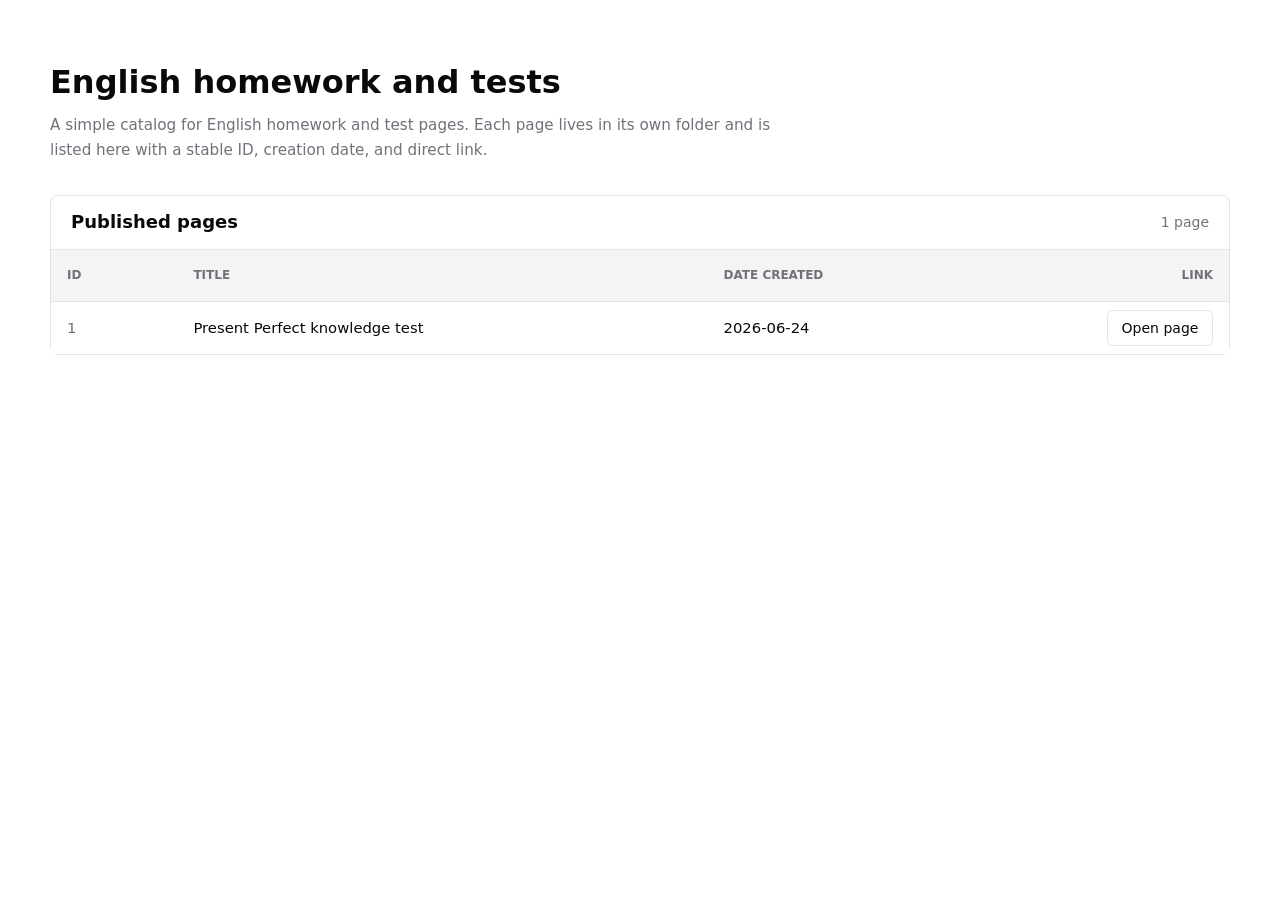
<file: index.html>
<!doctype html>
<html lang="en">
  <head>
    <meta charset="utf-8" />
    <meta name="viewport" content="width=device-width, initial-scale=1" />
    <meta
      name="description"
      content="A catalog of English homework and test pages published with GitHub Pages."
    />
    <title>English Homework Pages</title>
    <link rel="stylesheet" href="style.css" />
  </head>
  <body>
    <main class="page">
      <header class="intro">
        <h1>English homework and tests</h1>
        <p class="lead">
          A simple catalog for English homework and test pages. Each page lives
          in its own folder and is listed here with a stable ID, creation date,
          and direct link.
        </p>
      </header>

      <section class="table-section" aria-labelledby="pages-title">
        <div class="section-heading">
          <h2 id="pages-title">Published pages</h2>
          <span class="counter">1 page</span>
        </div>

        <div class="table-wrap">
          <table>
            <thead>
              <tr>
                <th scope="col">ID</th>
                <th scope="col">Title</th>
                <th scope="col">Date created</th>
                <th scope="col">Link</th>
              </tr>
            </thead>
            <tbody>
              <tr>
                <td data-label="ID">1</td>
                <td data-label="Title">Present Perfect knowledge test</td>
                <td data-label="Date created">
                  <time datetime="2026-06-24">2026-06-24</time>
                </td>
                <td data-label="Link">
                  <a href="example/">Open page</a>
                </td>
              </tr>
            </tbody>
          </table>
        </div>
      </section>
    </main>
  </body>
</html>
</file>
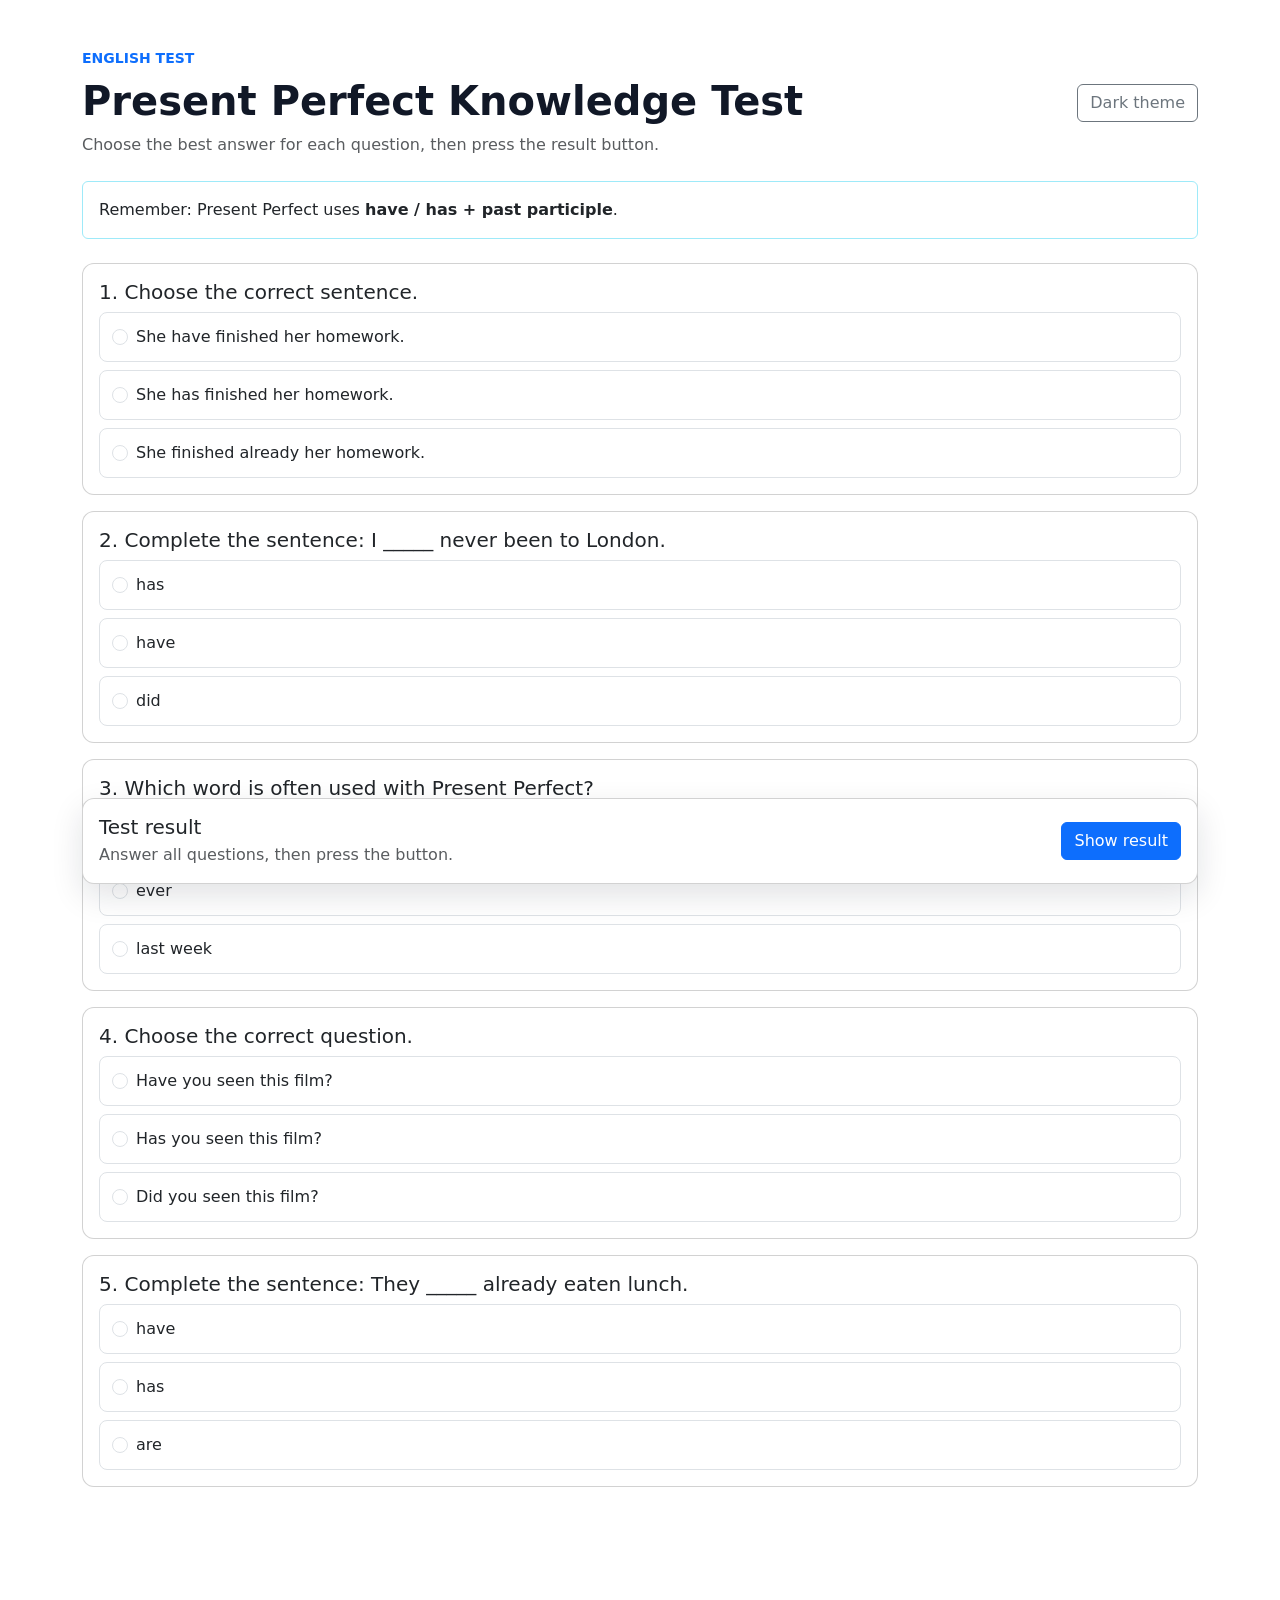
<file: example/index.html>
<!doctype html>
<html lang="en" data-bs-theme="light">
  <head>
    <meta charset="utf-8" />
    <meta name="viewport" content="width=device-width, initial-scale=1" />
    <meta name="description" content="Interactive Present Perfect knowledge test." />
    <title>Present Perfect Knowledge Test</title>
    <link
      href="https://cdn.jsdelivr.net/npm/bootstrap@5.3.3/dist/css/bootstrap.min.css"
      rel="stylesheet"
      integrity="sha384-QWTKZyjpPEjISv5WaRU9OFeRpok6YctnYmDr5pNlyT2bRjXh0JMhjY6hW+ALEwIH"
      crossorigin="anonymous"
    />
    <link rel="stylesheet" href="style.css" />
  </head>
  <body>
    <main class="container py-4 py-md-5">
      <header class="d-flex flex-column flex-lg-row align-items-start align-items-lg-center justify-content-between gap-3 mb-4">
        <div>
          <p class="text-primary fw-semibold text-uppercase small mb-2">English test</p>
          <h1 class="display-6 fw-bold mb-2">Present Perfect Knowledge Test</h1>
          <p class="text-body-secondary mb-0">
            Choose the best answer for each question, then press the result button.
          </p>
        </div>

        <button class="btn btn-outline-secondary" type="button" id="themeToggle" aria-pressed="false">
          Dark theme
        </button>
      </header>

      <section class="alert alert-info mb-4" role="note">
        Remember: Present Perfect uses <strong>have / has + past participle</strong>.
      </section>

      <form id="testForm" class="vstack gap-3">
        <section class="card">
          <div class="card-body">
            <h2 class="h5 card-title">1. Choose the correct sentence.</h2>
            <div class="vstack gap-2">
              <label class="form-check">
                <input class="form-check-input" type="radio" name="q1" value="0" />
                <span class="form-check-label">She have finished her homework.</span>
              </label>
              <label class="form-check">
                <input class="form-check-input" type="radio" name="q1" value="1" />
                <span class="form-check-label">She has finished her homework.</span>
              </label>
              <label class="form-check">
                <input class="form-check-input" type="radio" name="q1" value="0" />
                <span class="form-check-label">She finished already her homework.</span>
              </label>
            </div>
          </div>
        </section>

        <section class="card">
          <div class="card-body">
            <h2 class="h5 card-title">2. Complete the sentence: I _____ never been to London.</h2>
            <div class="vstack gap-2">
              <label class="form-check">
                <input class="form-check-input" type="radio" name="q2" value="0" />
                <span class="form-check-label">has</span>
              </label>
              <label class="form-check">
                <input class="form-check-input" type="radio" name="q2" value="1" />
                <span class="form-check-label">have</span>
              </label>
              <label class="form-check">
                <input class="form-check-input" type="radio" name="q2" value="0" />
                <span class="form-check-label">did</span>
              </label>
            </div>
          </div>
        </section>

        <section class="card">
          <div class="card-body">
            <h2 class="h5 card-title">3. Which word is often used with Present Perfect?</h2>
            <div class="vstack gap-2">
              <label class="form-check">
                <input class="form-check-input" type="radio" name="q3" value="0" />
                <span class="form-check-label">yesterday</span>
              </label>
              <label class="form-check">
                <input class="form-check-input" type="radio" name="q3" value="1" />
                <span class="form-check-label">ever</span>
              </label>
              <label class="form-check">
                <input class="form-check-input" type="radio" name="q3" value="0" />
                <span class="form-check-label">last week</span>
              </label>
            </div>
          </div>
        </section>

        <section class="card">
          <div class="card-body">
            <h2 class="h5 card-title">4. Choose the correct question.</h2>
            <div class="vstack gap-2">
              <label class="form-check">
                <input class="form-check-input" type="radio" name="q4" value="1" />
                <span class="form-check-label">Have you seen this film?</span>
              </label>
              <label class="form-check">
                <input class="form-check-input" type="radio" name="q4" value="0" />
                <span class="form-check-label">Has you seen this film?</span>
              </label>
              <label class="form-check">
                <input class="form-check-input" type="radio" name="q4" value="0" />
                <span class="form-check-label">Did you seen this film?</span>
              </label>
            </div>
          </div>
        </section>

        <section class="card">
          <div class="card-body">
            <h2 class="h5 card-title">5. Complete the sentence: They _____ already eaten lunch.</h2>
            <div class="vstack gap-2">
              <label class="form-check">
                <input class="form-check-input" type="radio" name="q5" value="1" />
                <span class="form-check-label">have</span>
              </label>
              <label class="form-check">
                <input class="form-check-input" type="radio" name="q5" value="0" />
                <span class="form-check-label">has</span>
              </label>
              <label class="form-check">
                <input class="form-check-input" type="radio" name="q5" value="0" />
                <span class="form-check-label">are</span>
              </label>
            </div>
          </div>
        </section>

        <div class="result-panel card">
          <div class="card-body d-flex flex-column flex-md-row align-items-start align-items-md-center justify-content-between gap-3">
            <div>
              <h2 class="h5 mb-1">Test result</h2>
              <p class="text-body-secondary mb-0" id="resultText">
                Answer all questions, then press the button.
              </p>
            </div>
            <button class="btn btn-primary" type="button" id="resultButton">
              Show result
            </button>
          </div>
        </div>
      </form>
    </main>

    <script
      src="https://cdn.jsdelivr.net/npm/bootstrap@5.3.3/dist/js/bootstrap.bundle.min.js"
      integrity="sha384-YvpcrYf0tY3lHB60NNkmXc5s9fDVZLESaAA55NDzOxhy9GkcIdslK1eN7N6jIeHz"
      crossorigin="anonymous"
    ></script>
    <script>
      const root = document.documentElement;
      const themeButton = document.getElementById("themeToggle");
      const resultButton = document.getElementById("resultButton");
      const resultText = document.getElementById("resultText");
      const questionNames = ["q1", "q2", "q3", "q4", "q5"];
      const themeStorageKey = "example-theme";
      const savedTheme = localStorage.getItem(themeStorageKey);
      const initialTheme = savedTheme === "dark" ? "dark" : "light";

      function setTheme(theme) {
        root.setAttribute("data-bs-theme", theme);
        localStorage.setItem(themeStorageKey, theme);
        themeButton.textContent = theme === "dark" ? "Light theme" : "Dark theme";
        themeButton.setAttribute("aria-pressed", String(theme === "dark"));
      }

      function showResult() {
        let answered = 0;
        let score = 0;

        for (const name of questionNames) {
          const selected = document.querySelector(`input[name="${name}"]:checked`);
          if (selected) {
            answered += 1;
            score += Number(selected.value);
          }
        }

        if (answered < questionNames.length) {
          resultText.textContent = `Please answer all questions. You answered ${answered} of ${questionNames.length}.`;
          resultText.className = "text-warning mb-0";
          return;
        }

        const percent = Math.round((score / questionNames.length) * 100);
        const feedback = percent >= 80
          ? "Great work. You understand the Present Perfect well."
          : percent >= 60
            ? "Good start. Review the examples and try again."
            : "Review have / has + past participle and practise again.";

        resultText.textContent = `Your result: ${score}/${questionNames.length} (${percent}%). ${feedback}`;
        resultText.className = percent >= 80 ? "text-success mb-0" : "text-danger mb-0";
      }

      setTheme(initialTheme);
      themeButton.addEventListener("click", () => {
        const current = root.getAttribute("data-bs-theme");
        setTheme(current === "dark" ? "light" : "dark");
      });
      resultButton.addEventListener("click", showResult);
    </script>
  </body>
</html>
</file>
<file: style.css>
:root {
  color-scheme: light;
  --background: #ffffff;
  --foreground: #09090b;
  --muted: #f4f4f5;
  --muted-foreground: #71717a;
  --border: #e4e4e7;
  --ring: #18181b;
  --card: #ffffff;
  --row-hover: #fafafa;
}

* {
  box-sizing: border-box;
}

body {
  margin: 0;
  min-height: 100vh;
  color: var(--foreground);
  font-family:
    ui-sans-serif,
    system-ui,
    -apple-system,
    BlinkMacSystemFont,
    "Segoe UI",
    sans-serif;
  background: var(--background);
}

.page {
  width: min(1180px, calc(100% - 2rem));
  min-height: 100vh;
  margin: 0 auto;
  padding: 4rem 0;
}

.intro {
  margin-bottom: 2rem;
}

h1,
h2 {
  margin: 0;
  letter-spacing: 0;
  line-height: 1.15;
}

h1 {
  font-size: 2rem;
  font-weight: 700;
}

h2 {
  font-size: 1.125rem;
  font-weight: 600;
}

.lead {
  max-width: 760px;
  margin: 0.75rem 0 0;
  color: var(--muted-foreground);
  font-size: 0.95rem;
  line-height: 1.65;
}

.table-section {
  width: 100%;
  border: 1px solid var(--border);
  border-radius: 8px;
  background: var(--card);
}

.section-heading {
  display: flex;
  align-items: center;
  justify-content: space-between;
  gap: 1rem;
  padding: 1rem 1.25rem;
  border-bottom: 1px solid var(--border);
}

.counter {
  color: var(--muted-foreground);
  font-size: 0.875rem;
}

.table-wrap {
  width: 100%;
  overflow-x: auto;
}

table {
  width: 100%;
  min-width: 720px;
  border-collapse: collapse;
  background: var(--card);
}

th,
td {
  height: 52px;
  padding: 0 1rem;
  border-bottom: 1px solid var(--border);
  text-align: left;
  vertical-align: middle;
  white-space: nowrap;
}

th {
  background: var(--muted);
  color: var(--muted-foreground);
  font-size: 0.75rem;
  font-weight: 600;
  text-transform: uppercase;
}

td {
  font-size: 0.925rem;
}

tbody tr {
  transition: background-color 0.15s ease;
}

tbody tr:hover {
  background: var(--row-hover);
}

tbody tr:last-child td {
  border-bottom: 0;
}

th:first-child,
td:first-child {
  width: 80px;
  color: var(--muted-foreground);
  font-variant-numeric: tabular-nums;
}

th:nth-child(2),
td:nth-child(2) {
  width: 45%;
}

th:nth-child(3),
td:nth-child(3) {
  width: 180px;
}

th:nth-child(4),
td:nth-child(4) {
  width: 150px;
  text-align: right;
}

a {
  display: inline-flex;
  align-items: center;
  justify-content: center;
  min-height: 36px;
  padding: 0 0.85rem;
  border: 1px solid var(--border);
  border-radius: 6px;
  color: var(--foreground);
  background: var(--background);
  font-size: 0.875rem;
  font-weight: 500;
  text-decoration: none;
}

a:hover {
  background: var(--muted);
}

a:focus-visible {
  outline: 2px solid var(--ring);
  outline-offset: 2px;
}

@media (max-width: 760px) {
  .page {
    width: min(100% - 1rem, 1180px);
    padding: 1rem 0;
  }

  h1 {
    font-size: 1.65rem;
  }

  .section-heading {
    align-items: flex-start;
    flex-direction: column;
    gap: 0.35rem;
  }

  table {
    min-width: 0;
  }

  table,
  thead,
  tbody,
  tr,
  th,
  td {
    display: block;
  }

  thead {
    position: absolute;
    width: 1px;
    height: 1px;
    overflow: hidden;
    clip: rect(0 0 0 0);
  }

  tbody {
    display: grid;
    gap: 0.75rem;
    padding: 0.75rem;
  }

  tr {
    border: 1px solid var(--border);
    border-radius: 8px;
    overflow: hidden;
  }

  td {
    width: auto;
    min-height: 44px;
    height: auto;
    display: flex;
    align-items: center;
    justify-content: space-between;
    gap: 1rem;
    padding: 0.75rem;
    text-align: right;
    white-space: normal;
  }

  td:first-child,
  td:nth-child(2),
  td:nth-child(3),
  td:nth-child(4) {
    width: auto;
  }

  td:nth-child(4) {
    text-align: right;
  }

  td::before {
    content: attr(data-label);
    flex: 0 0 auto;
    color: var(--muted-foreground);
    font-size: 0.75rem;
    font-weight: 600;
    text-align: left;
    text-transform: uppercase;
  }
}
</file>
<file: example/style.css>
:root,
[data-bs-theme="light"] {
  color-scheme: light;
  --app-bg: #ffffff;
  --app-fg: #111827;
  --app-card-shadow: 0 0.75rem 2rem rgba(15, 23, 42, 0.12);
}

[data-bs-theme="dark"] {
  color-scheme: dark;
  --app-bg: #0f172a;
  --app-fg: #f8fafc;
  --app-card-shadow: 0 0.75rem 2rem rgba(0, 0, 0, 0.35);
}

body {
  min-height: 100vh;
  color: var(--app-fg);
  background: var(--app-bg);
}

.card,
.form-check,
.alert {
  color: var(--bs-body-color);
  background-color: var(--bs-body-bg);
}

.card {
  border-radius: 0.75rem;
}

.form-check {
  margin: 0;
  padding: 0.75rem 0.75rem 0.75rem 2.25rem;
  border: 1px solid var(--bs-border-color);
  border-radius: 0.5rem;
}

.form-check:hover {
  background: var(--bs-tertiary-bg);
}

.result-panel {
  position: sticky;
  bottom: 1rem;
  box-shadow: var(--app-card-shadow);
}

@media (max-width: 576px) {
  .display-6 {
    font-size: 2rem;
  }

  .result-panel {
    position: static;
  }
}
</file>
